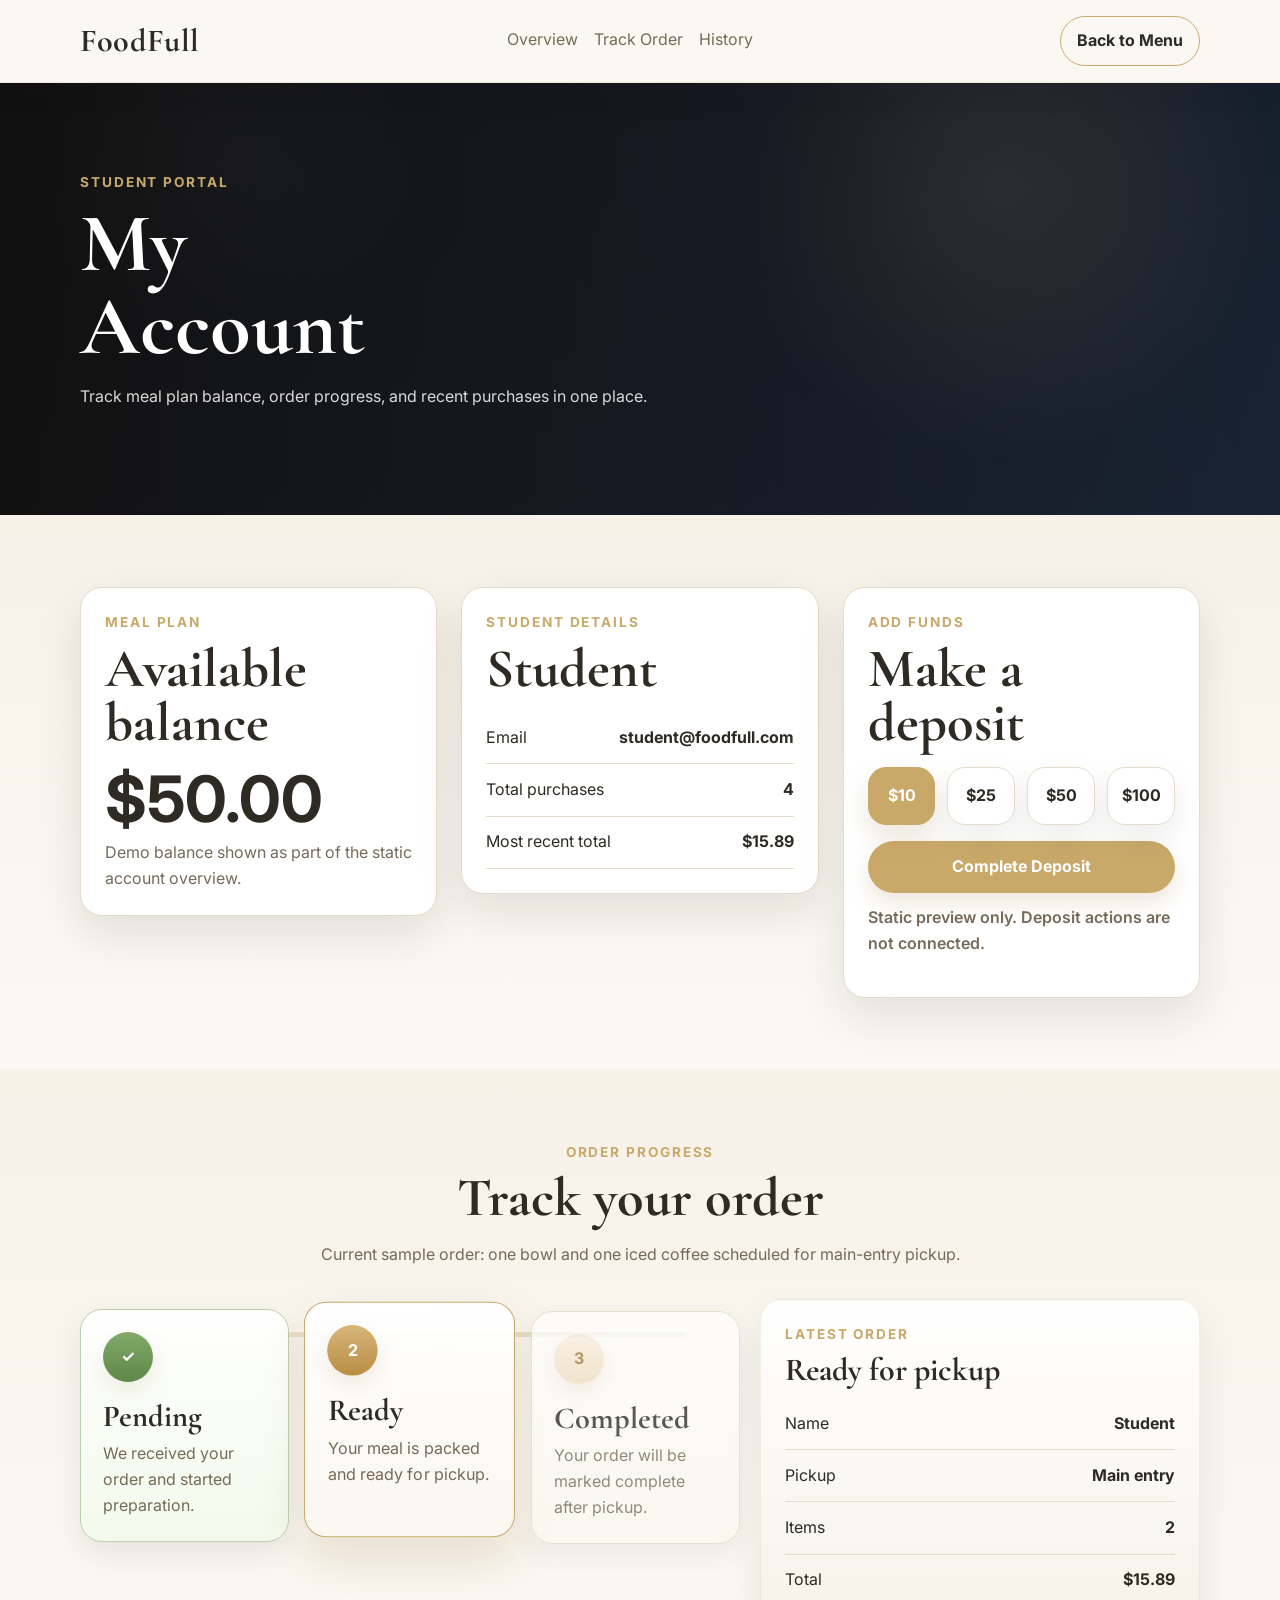
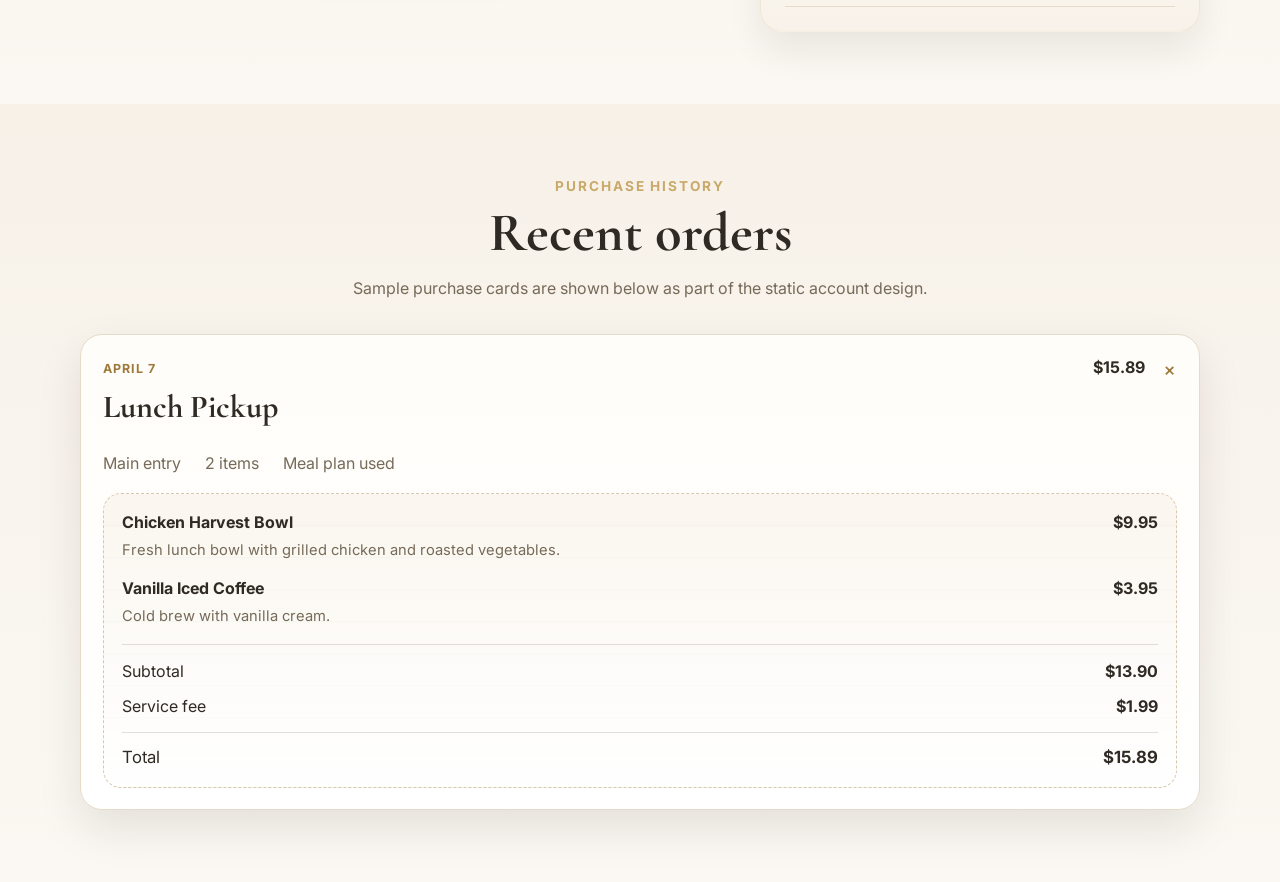
<file: my-account.html>
<!DOCTYPE html>
<html lang="en">
<head>
  <meta charset="UTF-8" />
  <meta name="viewport" content="width=device-width, initial-scale=1.0" />
  <title>My Account | FoodFull</title>
  <meta name="description" content="Student meal plan balance and purchase history for FoodFull." />
  <link rel="preconnect" href="https://fonts.googleapis.com">
  <link rel="preconnect" href="https://fonts.gstatic.com" crossorigin>
  <link href="https://fonts.googleapis.com/css2?family=Cormorant+Garamond:wght@400;500;600;700&family=Inter:wght@400;500;600;700&display=swap" rel="stylesheet">
  <link rel="stylesheet" href="./styles.css" />
</head>
<body>
  <header class="site-header">
    <div class="container nav-wrap">
      <a class="brand" href="./index.html">FoodFull</a>
      <nav class="site-nav">
        <a href="#accountOverview">Overview</a>
        <a href="#orderStatus">Track Order</a>
        <a href="#purchaseHistory">History</a>
      </nav>
      <div class="nav-actions">
        <a class="button button-outline button-small" href="./index.html">Back to Menu</a>
      </div>
    </div>
  </header>

  <main>
    <section class="hero account-hero">
      <div class="hero-overlay"></div>
      <div class="container hero-content">
        <p class="eyebrow">Student portal</p>
        <h1>My Account</h1>
        <p class="hero-copy">Track meal plan balance, order progress, and recent purchases in one place.</p>
      </div>
    </section>

    <section id="accountOverview" class="section-gap account-section">
      <div class="container account-grid">
        <section class="card-panel account-balance-card">
          <p class="eyebrow">Meal plan</p>
          <h2>Available balance</h2>
          <p class="balance-amount">$50.00</p>
          <p class="balance-note">Demo balance shown as part of the static account overview.</p>
        </section>

        <section class="card-panel account-summary-card">
          <p class="eyebrow">Student details</p>
          <h2>Student</h2>
          <div class="status-summary-row">
            <span>Email</span>
            <strong>student@foodfull.com</strong>
          </div>
          <div class="status-summary-row">
            <span>Total purchases</span>
            <strong>4</strong>
          </div>
          <div class="status-summary-row">
            <span>Most recent total</span>
            <strong>$15.89</strong>
          </div>
        </section>

        <section class="card-panel deposit-card">
          <p class="eyebrow">Add funds</p>
          <h2>Make a deposit</h2>
          <form class="deposit-form">
            <div class="deposit-options">
              <label class="deposit-option">
                <input type="radio" name="depositAmount" value="10" checked />
                <span>$10</span>
              </label>
              <label class="deposit-option">
                <input type="radio" name="depositAmount" value="25" />
                <span>$25</span>
              </label>
              <label class="deposit-option">
                <input type="radio" name="depositAmount" value="50" />
                <span>$50</span>
              </label>
              <label class="deposit-option">
                <input type="radio" name="depositAmount" value="100" />
                <span>$100</span>
              </label>
            </div>
            <button type="submit" class="button">Complete Deposit</button>
          </form>
          <p class="status-message">Static preview only. Deposit actions are not connected.</p>
        </section>
      </div>
    </section>

    <section id="orderStatus" class="section-gap account-section">
      <div class="container">
        <div class="section-heading center">
          <p class="eyebrow">Order progress</p>
          <h2>Track your order</h2>
          <p>Current sample order: one bowl and one iced coffee scheduled for main-entry pickup.</p>
        </div>

        <div class="status-board">
          <div class="status-steps">
            <article class="status-step is-complete">
              <span class="status-step-number">1</span>
              <h3>Pending</h3>
              <p>We received your order and started preparation.</p>
            </article>
            <article class="status-step is-current">
              <span class="status-step-number">2</span>
              <h3>Ready</h3>
              <p>Your meal is packed and ready for pickup.</p>
            </article>
            <article class="status-step is-upcoming">
              <span class="status-step-number">3</span>
              <h3>Completed</h3>
              <p>Your order will be marked complete after pickup.</p>
            </article>
          </div>

          <div class="card-panel status-summary">
            <p class="eyebrow">Latest order</p>
            <h3>Ready for pickup</h3>
            <div class="status-summary-row">
              <span>Name</span>
              <strong>Student</strong>
            </div>
            <div class="status-summary-row">
              <span>Pickup</span>
              <strong>Main entry</strong>
            </div>
            <div class="status-summary-row">
              <span>Items</span>
              <strong>2</strong>
            </div>
            <div class="status-summary-row">
              <span>Total</span>
              <strong>$15.89</strong>
            </div>
          </div>
        </div>
      </div>
    </section>

    <section id="purchaseHistory" class="section-gap account-section">
      <div class="container">
        <div class="section-heading center">
          <p class="eyebrow">Purchase history</p>
          <h2>Recent orders</h2>
          <p>Sample purchase cards are shown below as part of the static account design.</p>
        </div>
        <div class="purchase-history-list">
          <details class="purchase-card" open>
            <summary class="purchase-card-header">
              <div>
                <span class="tag">April 7</span>
                <h3>Lunch Pickup</h3>
              </div>
              <strong>$15.89</strong>
            </summary>
            <div class="receipt-meta">
              <span>Main entry</span>
              <span>2 items</span>
              <span>Meal plan used</span>
            </div>
            <div class="receipt-sheet">
              <div class="receipt-lines">
                <div class="receipt-line">
                  <div>
                    <strong>Chicken Harvest Bowl</strong>
                    <p>Fresh lunch bowl with grilled chicken and roasted vegetables.</p>
                  </div>
                  <span>$9.95</span>
                </div>
                <div class="receipt-line">
                  <div>
                    <strong>Vanilla Iced Coffee</strong>
                    <p>Cold brew with vanilla cream.</p>
                  </div>
                  <span>$3.95</span>
                </div>
              </div>
              <div class="receipt-summary">
                <div class="receipt-total-row">
                  <span>Subtotal</span>
                  <strong>$13.90</strong>
                </div>
                <div class="receipt-total-row">
                  <span>Service fee</span>
                  <strong>$1.99</strong>
                </div>
                <div class="receipt-total-row grand-total">
                  <span>Total</span>
                  <strong>$15.89</strong>
                </div>
              </div>
            </div>
          </details>
        </div>
      </div>
    </section>
  </main>
</body>
</html>
</file>
<file: styles.css>
/* CSS variables store the main colors, shadows, and radius values in one place so it can be reused later.
   This is needed so the whole site stays visually consistent and makes future edits are easier. */
:root{
  --bg:#fbf8f3;
  --surface:#ffffff;
  --surface-soft:#f5ecdf;
  --text:#2f2a23;
  --muted:#766a59;
  --line:#e6dac8;
  --accent:#c9a96a;
  --accent-dark:#9d7a3c;
  --shadow:0 18px 45px rgba(29,21,13,0.10);
  --shadow-soft:0 12px 30px rgba(29,21,13,0.08);
  --shadow-strong:0 24px 60px rgba(29,21,13,0.16);
  --radius:22px;
}

/* removes the default spacing in browsers, and font family.
   This is needed to create without the default spacings getting in the way. A starting point across pages. */
*{box-sizing:border-box}
html{scroll-behavior:smooth}
body{
  margin:0;
  background:var(--bg);
  color:var(--text);
  font-family:"Inter",Arial,sans-serif;
  line-height:1.6;
  overflow-x:hidden;
}

/* defaults for elements. keeps links, images, and form controls visually consistent without recreating over and over.
   This is needed so common elements behave the same throughout the site. */
a{text-decoration:none;color:inherit}
img{display:block;max-width:100%}
button,input,textarea,select{font:inherit}

/* transitions add a smoother feel to interactive elements. 
   This is needed to make hover and focus change as mouse hovers to a subtle effect that looks nice. */
a,
button,
input,
textarea,
select{
  transition:color 0.22s ease, background-color 0.22s ease, border-color 0.22s ease, transform 0.22s ease, box-shadow 0.22s ease, opacity 0.22s ease;
}

/* The main container centers content and limits line width.
   This is needed so large screens do not stretch layouts too wide. */
.container{
  width:min(1120px,calc(100% - 2rem));
  margin:0 auto;
}

/* Header and navigation styles keep the top bar visible and organize branding, links, and login actions.
   This is needed because the header is the main navigation point across the project. */
.site-header{
  position:sticky;
  top:0;
  z-index:30;
  backdrop-filter:blur(16px);
  background:rgba(251,248,243,0.92);
  border-bottom:1px solid rgba(201,169,106,0.18);
  box-shadow:0 10px 30px rgba(34,26,18,0.05);
}

.nav-wrap{
  display:flex;
  align-items:center;
  justify-content:space-between;
  gap:1rem;
  padding:1rem 0;
}

.brand,
h1,h2,h3{
  font-family:"Cormorant Garamond",Georgia,serif;
  line-height:1;
}

.brand{
  font-size:2rem;
  font-weight:700;
  letter-spacing:0.02em;
}

.brand:hover{
  color:var(--accent-dark);
}

.site-nav{
  display:flex;
  gap:1rem;
  color:var(--muted);
}

.site-nav a{
  position:relative;
  padding-bottom:0.2rem;
}

.site-nav a::after{
  content:"";
  position:absolute;
  left:0;
  bottom:0;
  width:100%;
  height:1px;
  background:var(--accent);
  transform:scaleX(0);
  transform-origin:left;
  transition:transform 0.22s ease;
}

.site-nav a:hover{
  color:var(--text);
}

.site-nav a:hover::after,
.site-nav a:focus-visible::after{
  transform:scaleX(1);
}

.nav-actions{
  display:flex;
  gap:0.75rem;
  align-items:center;
}

/* Button variants define the primary, outline, ghost, and compact button styles.
   This is needed so actions look consistent while still showing different importance levels. */
.button{
  display:inline-flex;
  align-items:center;
  justify-content:center;
  min-height:46px;
  padding:0.85rem 1.2rem;
  border:none;
  border-radius:999px;
  background:var(--accent);
  color:#fff;
  font-weight:700;
  cursor:pointer;
  box-shadow:0 10px 22px rgba(157,122,60,0.18);
}

.button:hover{
  background:var(--accent-dark);
  transform:translateY(-2px);
  box-shadow:0 14px 26px rgba(157,122,60,0.24);
}

.button-outline{
  background:transparent;
  color:var(--text);
  border:1px solid var(--accent);
  box-shadow:none;
}

.button-outline:hover{
  background:var(--accent);
  color:#fff;
}

.button-ghost{
  background:transparent;
  color:#fff;
  border:1px solid rgba(255,255,255,0.4);
  box-shadow:none;
}

.button-ghost:hover{
  background:rgba(255,255,255,0.12);
  border-color:rgba(255,255,255,0.7);
}

.button:focus-visible,
input:focus-visible,
textarea:focus-visible,
select:focus-visible,
.site-nav a:focus-visible,
.brand:focus-visible{
  outline:3px solid rgba(201,169,106,0.32);
  outline-offset:3px;
}

.button-small{
  min-height:40px;
  padding:0.7rem 1rem;
}

/* The hero section creates the large visual introduction at the top of each page.
   This is needed to immediately establish the site's branding and first impression. */
.hero{
  position:relative;
  min-height:86svh;
  display:flex;
  align-items:center;
  background:
    radial-gradient(circle at 20% 20%, rgba(255,255,255,0.08), transparent 20%),
    linear-gradient(135deg, rgba(38,31,24,0.82), rgba(24,21,18,0.58)),
    linear-gradient(45deg, rgba(90,69,48,0.64), rgba(48,37,27,0.78) 55%, rgba(22,18,15,0.92)),
    url("https://images.unsplash.com/photo-1544025162-d76694265947?auto=format&fit=crop&w=1600&q=80");
  background-size:cover;
  background-position:center;
}

.hero-overlay{
  position:absolute;
  inset:0;
  background:
    linear-gradient(90deg, rgba(17,13,10,0.82), rgba(17,13,10,0.2)),
    radial-gradient(circle at 78% 24%, rgba(201,169,106,0.18), transparent 26%);
}

.hero-content{
  position:relative;
  z-index:1;
  color:#fff;
  padding:5rem 0;
  animation:fadeUp 0.8s ease both;
}

/* Shared text helpers control heading scale, eyebrow labels, and hero spacing.
   This is needed to keep the main content hierarchy readable and consistent. */
.eyebrow{
  margin:0 0 0.5rem;
  color:var(--accent);
  font-size:0.85rem;
  font-weight:700;
  letter-spacing:0.14em;
  text-transform:uppercase;
}

h1{
  margin:0 0 1rem;
  font-size:clamp(3rem,8vw,5.2rem);
  max-width:10ch;
}

h2{
  margin:0 0 1rem;
  font-size:clamp(2.2rem,5vw,3.4rem);
}

h3{
  margin:0.35rem 0 0.75rem;
  font-size:2rem;
}

p{
  margin:0 0 1rem;
  color:var(--muted);
}

.hero-copy{
  max-width:40rem;
  color:rgba(255,255,255,0.84);
}

.hero-actions{
  display:flex;
  flex-wrap:wrap;
  gap:0.85rem;
  margin-top:1.5rem;
}

/* Section spacing and multi-column layout utilities structure larger content blocks.
   This is needed so different sections align cleanly without repeating layout code. */
.section-gap{
  padding:4.5rem 0;
}

.two-col{
  display:grid;
  grid-template-columns:1.05fr 1fr;
  gap:2rem;
  align-items:start;
}

/* Reusable surface styles create the card look used across info panels, menu cards, and other content areas.
   This is needed to give the interface a unified panel system. */
.info-panel,
.card-panel,
.menu-card,
.review-card{
  background:var(--surface);
  border:1px solid var(--line);
  border-radius:var(--radius);
  box-shadow:var(--shadow);
  transition:transform 0.24s ease, box-shadow 0.24s ease, border-color 0.24s ease;
}

.info-card{
  padding:1.75rem;
  background:linear-gradient(180deg,#fff,var(--surface-soft));
  border-radius:var(--radius);
}

.info-panel:hover,
.card-panel:hover,
.review-card:hover{
  transform:translateY(-4px);
  box-shadow:var(--shadow-strong);
}

/* Small labels and centered section headings help identify categories and introduce sections.
   This is needed to make scanning content faster for users. */
.tag{
  display:inline-block;
  margin-bottom:0.4rem;
  color:var(--accent-dark);
  font-size:0.78rem;
  font-weight:700;
  text-transform:uppercase;
  letter-spacing:0.08em;
}

.section-heading.center{
  text-align:center;
  max-width:42rem;
  margin:0 auto 2rem;
}

/* Menu grid and card styles lay out featured food items with images and pricing.
   This is needed to present menu content in a clean, easy-to-browse format. */
.menu-grid{
  display:grid;
  grid-template-columns:repeat(3,1fr);
  gap:1.25rem;
}

.menu-card{
  overflow:hidden;
}

.menu-card:hover{
  transform:translateY(-8px);
  border-color:rgba(201,169,106,0.6);
  box-shadow:var(--shadow-strong);
}

.menu-card img{
  width:100%;
  aspect-ratio:4/3;
  object-fit:cover;
  transition:transform 0.45s ease, filter 0.45s ease;
}

.menu-card:hover img{
  transform:scale(1.06);
  filter:saturate(1.06) contrast(1.02);
}

.menu-card-body{
  padding:1.1rem;
}

.price-row{
  display:flex;
  justify-content:space-between;
  gap:1rem;
  align-items:center;
}

.price{
  color:var(--accent-dark);
  font-weight:700;
}

/* Review and checkout section wrappers add shared backgrounds and internal spacing.
   This is needed to visually separate these sections from the rest of the page. */
.review-section,
.checkout-section{
  background:linear-gradient(180deg,#f8f2e8,#fbf8f3);
}

.review-layout,
.checkout-layout{
  align-items:start;
}

.review-form,
.checkout-summary{
  padding:1.5rem;
}

/* Form label helpers keep review, checkout, and modal forms readable.
   This is needed so labels and inputs line up consistently in every form. */
.modal-form label{
  display:block;
  margin-bottom:1rem;
}

.modal-form span{
  display:block;
  margin-bottom:0.45rem;
  font-weight:600;
  color:var(--text);
}

.review-form label,
.checkout-form label{
  display:block;
  margin-bottom:1rem;
}

.review-form span,
.checkout-form span{
  display:block;
  margin-bottom:0.45rem;
  font-weight:600;
  color:var(--text);
}

/* Shared form control styles handle the size, border, hover, and focus behavior of inputs.
   This is needed to make forms feel polished and usable across the site. */
select,
input,
textarea{
  width:100%;
  min-height:48px;
  padding:0.85rem 1rem;
  border:1px solid var(--line);
  border-radius:14px;
  background:#fff;
  color:var(--text);
  box-shadow:inset 0 1px 0 rgba(255,255,255,0.75);
}

select:hover,
input:hover,
textarea:hover{
  border-color:#d4bea0;
}

select:focus,
input:focus,
textarea:focus{
  border-color:var(--accent);
  box-shadow:0 0 0 4px rgba(201,169,106,0.15);
  outline:none;
}

textarea{
  min-height:140px;
  resize:vertical;
}

/* Status text and modal styles power the login popup windows and feedback messages.
   This is needed for the simple JavaScript login flow on the homepage. */
.status-message{
  margin-top:0.75rem;
  min-height:1.5rem;
  font-weight:600;
}

.modal{
  position:fixed;
  inset:0;
  display:grid;
  place-items:center;
  padding:1rem;
  background:rgba(19, 15, 11, 0.58);
  z-index:60;
}

.hidden{
  display:none;
}

.modal-card{
  position:relative;
  width:min(100%, 460px);
  padding:1.5rem;
  border:1px solid var(--line);
  border-radius:24px;
  background:linear-gradient(180deg, #fff, var(--surface-soft));
  box-shadow:var(--shadow-strong);
}

.modal-close{
  position:absolute;
  top:0.85rem;
  right:0.95rem;
  border:none;
  background:transparent;
  color:var(--muted);
  font-size:2rem;
  line-height:1;
  cursor:pointer;
}

.modal-close:hover{
  color:var(--accent-dark);
}

.modal-copy{
  margin-bottom:0.75rem;
}

.credential-note{
  padding:0.9rem 1rem;
  border:1px solid var(--line);
  border-radius:16px;
  background:#fff;
}

/* Order-status board styles build the tracking layout on the account page.
   This is needed to show order progress in a structured and visually clear way. */
.status-board{
  display:grid;
  grid-template-columns:1.35fr 0.9fr;
  gap:1.25rem;
  align-items:start;
}

.status-steps{
  position:relative;
  display:grid;
  grid-template-columns:repeat(3,1fr);
  gap:1rem;
  padding-top:0.6rem;
}

.status-steps::before{
  content:"";
  position:absolute;
  left:8%;
  right:8%;
  top:2rem;
  height:6px;
  border-radius:999px;
  background:linear-gradient(90deg, rgba(201,169,106,0.18), rgba(201,169,106,0.35), rgba(111,155,88,0.18));
  box-shadow:inset 0 1px 0 rgba(255,255,255,0.9);
}

.status-step{
  position:relative;
  z-index:1;
  overflow:hidden;
  padding:1.4rem;
  border:1px solid var(--line);
  border-radius:22px;
  background:
    linear-gradient(180deg, rgba(255,255,255,0.96), rgba(250,246,240,0.94)),
    radial-gradient(circle at top left, rgba(201,169,106,0.08), transparent 46%);
  box-shadow:var(--shadow-soft);
  transition:transform 0.35s ease, box-shadow 0.35s ease, border-color 0.35s ease, opacity 0.35s ease, background 0.35s ease;
}

.status-step::before{
  content:"";
  position:absolute;
  inset:0;
  background:linear-gradient(120deg, transparent 18%, rgba(255,255,255,0.55) 46%, transparent 72%);
  opacity:0;
  transform:translateX(-135%);
}

.status-step h3{
  margin-bottom:0.55rem;
  font-size:1.9rem;
}

.status-step p{
  margin:0;
}

.status-step-number{
  position:relative;
  display:inline-flex;
  align-items:center;
  justify-content:center;
  width:50px;
  height:50px;
  margin-bottom:0.9rem;
  border-radius:999px;
  background:linear-gradient(180deg, #f8efe1, #efdfc4);
  color:var(--accent-dark);
  font-weight:700;
  box-shadow:0 10px 22px rgba(157,122,60,0.14);
}

.status-step.is-current{
  border-color:var(--accent);
  box-shadow:0 24px 45px rgba(157,122,60,0.18);
  transform:translateY(-6px) scale(1.01);
}

.status-step.is-current .status-step-number{
  background:linear-gradient(180deg, #d7b57a, #b98e45);
  color:#fff;
  animation:statusPulse 1.8s ease-in-out infinite;
}

.status-step.is-current::before{
  opacity:1;
  animation:statusSweep 1.8s linear infinite;
}

.status-step.is-complete{
  border-color:#b9d1ab;
  background:
    linear-gradient(180deg, rgba(255,255,255,0.98), rgba(241,250,235,0.95)),
    radial-gradient(circle at top left, rgba(111,155,88,0.1), transparent 50%);
}

.status-step.is-complete .status-step-number{
  background:linear-gradient(180deg, #83aa69, #5d8647);
  color:#fff;
  font-size:0;
}

.status-step.is-complete .status-step-number::before{
  content:"\2713";
  font-size:1rem;
}

.status-step.is-upcoming{
  opacity:0.78;
  transform:translateY(2px);
}

.status-summary{
  padding:1.5rem;
  background:
    linear-gradient(180deg, rgba(255,255,255,0.98), rgba(247,241,232,0.96)),
    radial-gradient(circle at top right, rgba(201,169,106,0.08), transparent 42%);
  border:1px solid rgba(201,169,106,0.18);
  box-shadow:0 18px 36px rgba(29,21,13,0.08);
}

.status-summary-row{
  display:flex;
  justify-content:space-between;
  gap:1rem;
  padding:0.8rem 0;
  border-bottom:1px solid var(--line);
}

/* Checkout item and summary styles organize selected food items and total pricing.
   This is needed to keep the order review section readable at a glance. */
.checkout-items{
  display:grid;
  gap:0.85rem;
}

.checkout-item{
  display:grid;
  grid-template-columns:80px 1fr auto;
  gap:0.85rem;
  align-items:center;
  padding:0.9rem;
  background:#fff;
  border:1px solid var(--line);
  border-radius:18px;
  transition:transform 0.22s ease, box-shadow 0.22s ease, border-color 0.22s ease;
}

.checkout-item:hover{
  transform:translateY(-2px);
  border-color:#d9c19d;
  box-shadow:var(--shadow-soft);
}

.checkout-item img{
  width:80px;
  height:80px;
  object-fit:cover;
  border-radius:14px;
}

.summary-row{
  display:flex;
  justify-content:space-between;
  gap:1rem;
  padding:0.75rem 0;
  border-bottom:1px solid var(--line);
}

.summary-row.total{
  font-size:1.05rem;
  font-weight:700;
}

.checkout-form{
  margin-top:1.25rem;
}

/* Page-specific hero backgrounds give the vendor and account pages their own identity.
   This is needed so the secondary pages feel distinct while staying in the same design system. */
.manage-hero{
  min-height:52svh;
  background:
    radial-gradient(circle at 12% 18%, rgba(255,255,255,0.08), transparent 18%),
    linear-gradient(135deg, rgba(20,31,27,0.94), rgba(26,45,39,0.78)),
    linear-gradient(45deg, #264036, #162720 58%, #101814);
}

.account-hero{
  min-height:48svh;
  background:
    radial-gradient(circle at 18% 18%, rgba(255,255,255,0.08), transparent 18%),
    linear-gradient(135deg, rgba(19,31,45,0.94), rgba(28,42,64,0.78)),
    linear-gradient(45deg, #29405d, #1b2a3d 58%, #121923);
}

/* Account and manage page layout utilities arrange dashboard cards and two-panel sections.
   This is needed because those pages use denser layouts than the homepage. */
.account-section,
.manage-section{
  background:linear-gradient(180deg,#f7f1e8,#fbf8f3);
}

.manage-layout{
  display:grid;
  grid-template-columns:1.2fr 0.95fr;
  gap:1.5rem;
  align-items:start;
}

.account-grid{
  display:grid;
  grid-template-columns:repeat(3, minmax(0, 1fr));
  gap:1.5rem;
  align-items:start;
}

.account-balance-card,
.account-summary-card,
.deposit-card,
.manage-list-panel,
.manage-form-panel{
  padding:1.5rem;
}

/* Balance, deposit, and shared dashboard list styles support the student account view.
   This is needed to present balances, history, and options in a compact card layout. */
.balance-amount{
  margin:0.2rem 0 0.6rem;
  color:var(--text);
  font-size:clamp(2.4rem, 6vw, 4rem);
  font-weight:700;
  line-height:1;
}

.balance-note{
  margin:0;
}

.purchase-history-list,
.manage-menu-grid,
.deposit-form{
  display:grid;
  gap:1rem;
}

/* Deposit option styling turns radio inputs into larger selectable cards.
   This is needed to make amount choices easier to notice and click. */
.deposit-options{
  display:grid;
  grid-template-columns:repeat(4, minmax(0, 1fr));
  gap:0.75rem;
}

.deposit-option{
  position:relative;
}

.deposit-option input{
  position:absolute;
  opacity:0;
  pointer-events:none;
}

.deposit-option span{
  display:flex;
  align-items:center;
  justify-content:center;
  min-height:58px;
  padding:0.9rem 1rem;
  border:1px solid var(--line);
  border-radius:18px;
  background:#fff;
  box-shadow:var(--shadow-soft);
  font-weight:700;
  cursor:pointer;
}

.deposit-option input:checked + span{
  background:var(--accent);
  color:#fff;
  border-color:var(--accent);
  box-shadow:0 14px 26px rgba(157,122,60,0.18);
}

/* Purchase history styles create the expandable receipt cards on the account page.
   This is needed so past orders can show more detail without taking too much space. */
.purchase-card{
  padding:1.3rem 1.4rem;
  border:1px solid var(--line);
  border-radius:22px;
  background:linear-gradient(180deg,#fffdf9,#fff);
  box-shadow:var(--shadow-soft);
  transition:transform 0.22s ease, box-shadow 0.22s ease, border-color 0.22s ease;
}

.purchase-card summary{
  list-style:none;
  cursor:pointer;
}

.purchase-card summary::-webkit-details-marker{
  display:none;
}

.purchase-card[open]{
  box-shadow:var(--shadow);
}

.purchase-card:hover{
  transform:translateY(-3px);
  border-color:#d9c19d;
  box-shadow:var(--shadow);
}

.purchase-card-header{
  display:flex;
  justify-content:space-between;
  gap:1rem;
  align-items:flex-start;
  position:relative;
  padding-right:2rem;
}

.purchase-card-header::after{
  content:"+";
  position:absolute;
  top:0.15rem;
  right:0;
  color:var(--accent-dark);
  font-size:1.4rem;
  line-height:1;
  transition:transform 0.22s ease;
}

.purchase-card[open] .purchase-card-header::after{
  transform:rotate(45deg);
}

.receipt-meta{
  display:flex;
  flex-wrap:wrap;
  gap:0.75rem 1.5rem;
  margin-top:1rem;
  margin-bottom:1rem;
  color:var(--muted);
}

.receipt-sheet{
  padding:1rem 1.1rem;
  border:1px dashed #d9c7ad;
  border-radius:18px;
  background:
    linear-gradient(180deg, rgba(245,236,223,0.45), rgba(255,255,255,0.85)),
    repeating-linear-gradient(
      180deg,
      transparent 0,
      transparent 31px,
      rgba(118,106,89,0.08) 31px,
      rgba(118,106,89,0.08) 32px
    );
}

.receipt-lines{
  display:grid;
  gap:0.85rem;
  margin-bottom:1rem;
}

.receipt-line{
  display:flex;
  justify-content:space-between;
  gap:1rem;
  align-items:flex-start;
}

.receipt-line p{
  margin:0.2rem 0 0;
  font-size:0.92rem;
}

.receipt-line span{
  color:var(--text);
  font-weight:700;
}

.receipt-summary{
  padding-top:0.9rem;
  border-top:1px solid rgba(118,106,89,0.22);
  display:grid;
  gap:0.55rem;
}

.receipt-total-row{
  display:flex;
  justify-content:space-between;
  gap:1rem;
  align-items:center;
}

.receipt-total-row.grand-total{
  margin-top:0.25rem;
  padding-top:0.7rem;
  border-top:1px solid rgba(118,106,89,0.22);
  color:var(--text);
  font-size:1.05rem;
}

/* Vendor management styles organize menu items, edit previews, and form actions.
   This is needed to keep the manage-menu page readable and easy to scan. */
.manage-header{
  display:flex;
  justify-content:space-between;
  gap:1rem;
  align-items:flex-start;
  margin-bottom:1.5rem;
}

.manage-item-card{
  display:grid;
  grid-template-columns:120px 1fr;
  gap:1rem;
  padding:1rem;
  border:1px solid var(--line);
  border-radius:20px;
  background:#fff;
  box-shadow:var(--shadow-soft);
  transition:transform 0.22s ease, box-shadow 0.22s ease, border-color 0.22s ease;
}

.manage-item-card:hover{
  transform:translateY(-3px);
  border-color:#d9c19d;
  box-shadow:var(--shadow);
}

.manage-item-card img{
  width:120px;
  height:120px;
  border-radius:18px;
  object-fit:cover;
}

.manage-item-body h3{
  font-size:1.8rem;
}

.manage-item-meta{
  display:flex;
  justify-content:space-between;
  gap:1rem;
  align-items:center;
}

.manage-form-actions{
  display:flex;
  flex-wrap:wrap;
  gap:0.75rem;
  margin-top:1rem;
}

/* Image preview styles keep sample food images neatly framed in the vendor form area.
   This is needed so preview content matches the rest of the card-based design. */
.image-preview-wrap{
  margin-top:0.5rem;
}

.image-preview{
  width:100%;
  max-width:280px;
  aspect-ratio:4/3;
  object-fit:cover;
  border-radius:18px;
  border:1px solid var(--line);
  box-shadow:var(--shadow-soft);
}

/* Keyframes define the small motion effects used in hero entry and status highlights.
   This is needed to support the few animated elements used across the design. */
@keyframes fadeUp{
  from{
    opacity:0;
    transform:translateY(22px);
  }
  to{
    opacity:1;
    transform:translateY(0);
  }
}

@keyframes statusPulse{
  0%, 100%{
    box-shadow:0 10px 22px rgba(157,122,60,0.18);
    transform:scale(1);
  }
  50%{
    box-shadow:0 0 0 10px rgba(201,169,106,0.12), 0 14px 30px rgba(157,122,60,0.2);
    transform:scale(1.05);
  }
}

@keyframes statusSweep{
  from{
    transform:translateX(-135%);
  }
  to{
    transform:translateX(135%);
  }
}

/* Responsive rules adapt grids, cards, and navigation for tablet and phone screens.
   This is needed so the site remains usable on smaller devices. */
@media (max-width: 980px){
  .site-nav{display:none}
  .menu-grid{grid-template-columns:repeat(2,1fr)}
  .two-col{grid-template-columns:1fr}
  .status-board{grid-template-columns:1fr}
  .status-steps{grid-template-columns:1fr}
  .status-steps::before{display:none}
  .account-grid{grid-template-columns:1fr 1fr}
  .manage-layout{grid-template-columns:1fr}
}

@media (max-width: 640px){
  .container{width:min(100% - 1.25rem,1120px)}
  .nav-wrap{flex-wrap:wrap}
  .nav-actions{width:100%;justify-content:flex-end}
  .hero{min-height:78svh}
  .hero-content{padding:4rem 0}
  h1{max-width:8ch}
  .menu-grid{grid-template-columns:1fr}
  .checkout-item{grid-template-columns:64px 1fr}
  .account-grid{grid-template-columns:1fr}
  .deposit-options{grid-template-columns:repeat(2, minmax(0, 1fr))}
  .purchase-card-header{flex-direction:column}
  .receipt-line{flex-direction:column}
  .manage-header{flex-direction:column}
  .manage-item-card{grid-template-columns:1fr}
  .manage-item-card img{width:100%;height:auto;aspect-ratio:4/3}
  .modal-card{padding:1.25rem}
}
</file>
